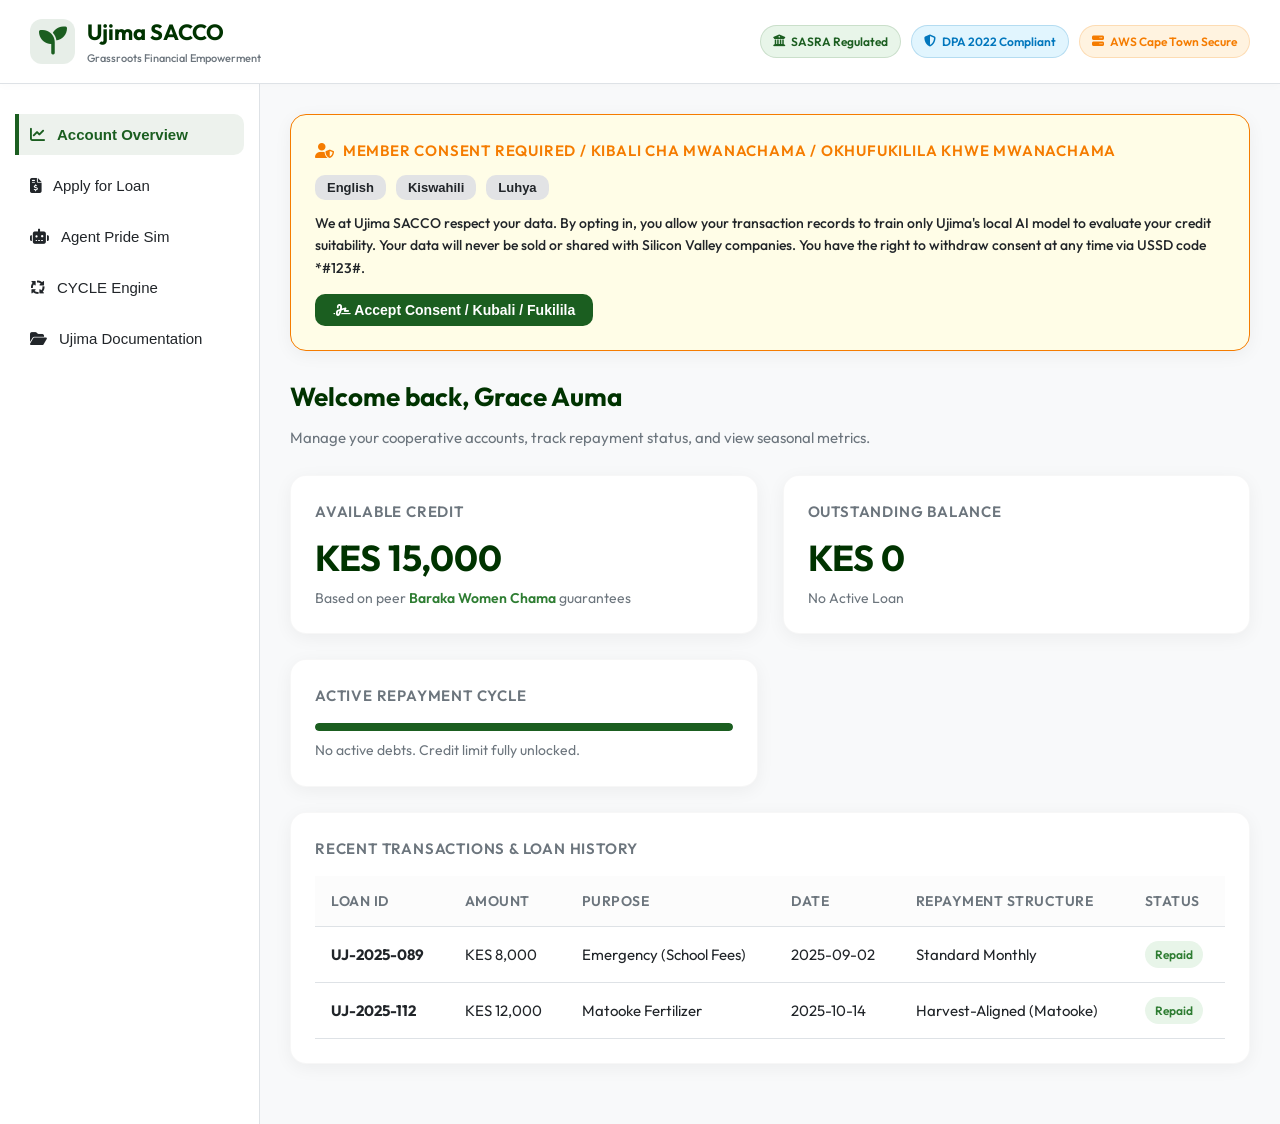
<file: index.html>
<!DOCTYPE html>
<html lang="en">
<head>
    <meta charset="UTF-8">
    <meta name="viewport" content="width=device-width, initial-scale=1.0">
    <title>Ujima SACCO - Agent Pride Portal</title>
    <link rel="stylesheet" href="styles.css">
    <link rel="stylesheet" href="https://cdnjs.cloudflare.com/ajax/libs/font-awesome/6.4.0/css/all.min.css">
</head>
<body>
    <div class="app-container">
        <!-- Main Top Header -->
        <header>
            <div class="logo-section">
                <div class="logo-icon">
                    <i class="fa-solid fa-seedling"></i>
                </div>
                <div>
                    <h1>Ujima SACCO</h1>
                    <div style="font-size: 11px; color: var(--text-muted); font-weight: 500;">Grassroots Financial Empowerment</div>
                </div>
            </div>
            
            <div class="badge-container">
                <div class="security-badge">
                    <i class="fa-solid fa-building-columns"></i> SASRA Regulated
                </div>
                <div class="security-badge info">
                    <i class="fa-solid fa-shield-halved"></i> DPA 2022 Compliant
                </div>
                <div class="security-badge warning">
                    <i class="fa-solid fa-server"></i> AWS Cape Town Secure
                </div>
            </div>
        </header>

        <!-- Main Wrapper (Sidebar + Main Content) -->
        <div class="main-wrapper">
            <!-- Navigation Sidebar -->
            <aside>
                <button class="nav-item active" data-tab="dashboard">
                    <i class="fa-solid fa-chart-line"></i> Account Overview
                </button>
                <button class="nav-item" data-tab="apply">
                    <i class="fa-solid fa-file-invoice-dollar"></i> Apply for Loan
                </button>
                <button class="nav-item" data-tab="simulator">
                    <i class="fa-solid fa-robot"></i> Agent Pride Sim
                </button>
                <button class="nav-item" data-tab="cycle">
                    <i class="fa-solid fa-arrows-spin"></i> CYCLE Engine
                </button>
                <button class="nav-item" data-tab="dossier">
                    <i class="fa-solid fa-folder-open"></i> Ujima Documentation
                </button>
            </aside>

            <!-- Main Panel -->
            <main>
                <!-- Global Consent Alert Box (Locks Action Tabs if not accepted) -->
                <div id="consent-alert-box" class="card" style="margin-bottom: 25px; border-color: var(--accent-warning); background-color: #fffde7;">
                    <div class="card-title" style="color: var(--accent-warning); display: flex; align-items: center; gap: 8px;">
                        <i class="fa-solid fa-user-shield"></i> Member Consent Required / Kibali cha Mwanachama / Okhufukilila khwe Mwanachama
                    </div>
                    
                    <div class="lang-tabs" style="display: flex; gap: 10px; margin-bottom: 12px; margin-top: 10px;">
                        <button class="btn btn-secondary" onclick="switchConsentLang('en')" id="lang-btn-en" style="padding: 5px 12px; font-size: 13px;">English</button>
                        <button class="btn btn-secondary" onclick="switchConsentLang('sw')" id="lang-btn-sw" style="padding: 5px 12px; font-size: 13px;">Kiswahili</button>
                        <button class="btn btn-secondary" onclick="switchConsentLang('lh')" id="lang-btn-lh" style="padding: 5px 12px; font-size: 13px;">Luhya</button>
                    </div>
                    
                    <p id="consent-text-pane" style="font-size: 14px; margin-bottom: 15px; color: var(--text-main); font-weight: 500;">
                        Loading consent script...
                    </p>
                    
                    <div>
                        <button id="btn-accept-consent" class="btn btn-primary" style="padding: 8px 18px; font-size: 14px;">
                            <i class="fa-solid fa-signature"></i> Accept Consent / Kubali / Fukilila
                        </button>
                    </div>
                </div>

                <!-- Dashboard Tab -->
                <div id="dashboard" class="tab-content active">
                    <h2>Welcome back, <span id="user-name">Grace</span></h2>
                    <p class="section-desc">Manage your cooperative accounts, track repayment status, and view seasonal metrics.</p>
                    
                    <div class="dashboard-grid">
                        <!-- Card 1: Available Credit -->
                        <div class="card">
                            <div class="card-title">Available Credit</div>
                            <div class="card-value" id="avail-credit">KES 15,000</div>
                            <div class="card-subtitle">Based on peer <span class="positive">Baraka Women Chama</span> guarantees</div>
                        </div>

                        <!-- Card 2: Outstanding Balance -->
                        <div class="card">
                            <div class="card-title">Outstanding Balance</div>
                            <div class="card-value" id="outstanding-bal">KES 0</div>
                            <div class="card-subtitle" id="repayment-status">No Active Loan</div>
                        </div>

                        <!-- Card 3: Repayment Progress -->
                        <div class="card">
                            <div class="card-title">Active Repayment Cycle</div>
                            <div class="progress-container">
                                <div class="progress-bar" id="loan-progress-bar" style="width: 100%"></div>
                            </div>
                            <div class="card-subtitle" id="progress-desc">No active debts. Credit limit fully unlocked.</div>
                        </div>

                        <!-- Data Table: Transaction History -->
                        <div class="card data-table-card">
                            <div class="card-title">Recent Transactions & Loan History</div>
                            <table class="data-table">
                                <thead>
                                    <tr>
                                        <th>Loan ID</th>
                                        <th>Amount</th>
                                        <th>Purpose</th>
                                        <th>Date</th>
                                        <th>Repayment Structure</th>
                                        <th>Status</th>
                                    </tr>
                                </thead>
                                <tbody id="loans-table-body">
                                    <!-- Dynamic rows loaded from app.js -->
                                </tbody>
                            </table>
                        </div>
                    </div>
                </div>

                <!-- Apply Loan Tab -->
                <div id="apply" class="tab-content">
                    <h2>Apply for Agricultural Credit</h2>
                    <p class="section-desc">Generate customized, seasonally-aligned repayment schedules tailored to harvest liquidity cycles.</p>
                    
                    <!-- RAG Live Feed Widget -->
                    <div class="card" style="margin-bottom: 25px; background-color: #e3f2fd; border: 1px solid rgba(2, 119, 189, 0.15);">
                        <div class="card-title" style="color: var(--accent-info); display: flex; align-items: center; gap: 8px;">
                            <i class="fa-solid fa-cloud-sun-rain"></i> Kenya Agricultural Observatory (RAG Live Feed)
                        </div>
                        <div style="display: grid; grid-template-columns: repeat(auto-fit, minmax(200px, 1fr)); gap: 15px; margin-top: 12px;" id="observatory-feed-grid">
                            <!-- Populated dynamically from app.js -->
                        </div>
                    </div>

                    <div class="dashboard-grid" id="apply-main-layout">
                        <!-- Loan Form -->
                        <div class="card" style="grid-column: 1 / span 1;">
                            <div class="card-title">Calculate Loan Schedules</div>
                            
                            <div class="form-group">
                                <label for="calc-amount">Loan Amount (KES)</label>
                                <input type="number" id="calc-amount" class="form-control" value="10000" min="1000" max="15000">
                                <p style="font-size: 12px; color: var(--text-muted); margin-top: 5px;">*Maximum available limit is KES 15,000</p>
                            </div>

                            <div class="form-group">
                                <label for="calc-crop">Primary Crop / Activity</label>
                                <select id="calc-crop" class="form-control">
                                    <option value="matooke">Matooke (Highland Banana)</option>
                                    <option value="maize">Maize (Corn)</option>
                                    <option value="general">General Informal Trade</option>
                                </select>
                            </div>

                            <button id="btn-calculate" class="btn btn-secondary" style="width: 100%; margin-bottom: 10px;">
                                <i class="fa-solid fa-calculator"></i> Calculate Repayments
                            </button>
                            
                            <div id="crop-details-text" style="font-size: 13px; color: var(--text-main); background: #e8f5e9; padding: 12px; border-radius: 8px; border-left: 3px solid var(--primary);">
                                💡 <strong>Matooke cycles</strong>: Rain peaks & harvests occur in <strong>March/April</strong> and <strong>Sept/Oct</strong>. Income spikes during these months.
                            </div>
                        </div>

                        <!-- Repayment schedules output -->
                        <div class="card" style="grid-column: 2 / -1;">
                            <div class="card-title">Seasonally-Grounded Repayment Options (MAP Framework)</div>
                            <p style="font-size: 13.5px; color: var(--text-muted); margin-bottom: 15px;">
                                Choose one of the generated repayment schedules aligned with regional agricultural liquidity.
                            </p>

                            <div class="schedule-options-grid">
                                <!-- Option 1: Harvest Aligned -->
                                <div class="schedule-card selected" data-schedule="harvest">
                                    <h4>Harvest-Aligned (Balloon)</h4>
                                    <p id="harvest-repay-structure">Click Calculate to view structured payments matching harvest peaks.</p>
                                </div>

                                <!-- Option 2: Chama-Linked -->
                                <div class="schedule-card" data-schedule="chama">
                                    <h4>Chama Peer-Linked</h4>
                                    <p id="chama-repay-structure">Click Calculate to view weekly installments backed by Chama peers.</p>
                                </div>

                                <!-- Option 3: Rigid Monthly -->
                                <div class="schedule-card" data-schedule="rigid">
                                    <h4>Standard Monthly (Rigid)</h4>
                                    <p id="standard-repay-structure">Click Calculate to view standard monthly payments (unaligned).</p>
                                </div>

                                <!-- Option 4: Bi-Monthly Step-Up -->
                                <div class="schedule-card" data-schedule="stepup">
                                    <h4>Bi-Monthly Step-Up</h4>
                                    <p id="stepup-repay-structure">Click Calculate to view progressive payments escalating at harvest.</p>
                                </div>
                            </div>

                            <button id="btn-confirm-loan" class="btn btn-primary" style="margin-top: 25px; width: 100%;">
                                <i class="fa-solid fa-check"></i> Request & Disburse Loan
                            </button>
                        </div>
                    </div>
                </div>

                <!-- Simulator Tab -->
                <div id="simulator" class="tab-content">
                    <h2>Agent Pride Simulator</h2>
                    <p class="section-desc">Test how Scout, Guardian, and Hunter coordinate in real-time to analyze messages, apply safeguards, and escalate edge cases.</p>
                    
                    <div class="simulator-layout">
                        <!-- Phone Mockup -->
                        <div>
                            <div class="phone-mockup">
                                <div class="phone-screen">
                                    <div class="phone-header">
                                        <span><i class="fa-solid fa-signal"></i> Safaricom</span>
                                        <span class="phone-title">Ujima USSD/SMS Console</span>
                                        <span>80% <i class="fa-solid fa-battery-three-quarters"></i></span>
                                    </div>
                                    <div class="phone-chat" id="sim-chat-body">
                                        <div class="chat-bubble agent">
                                            Habari Grace! Karibu Ujima SACCO. Unaweza kuuliza maswali kuhusu mikopo au kuangalia tarehe za mavuno hapa.
                                        </div>
                                    </div>
                                    <div class="phone-input-bar">
                                        <input type="text" id="sim-chat-input" class="phone-input" placeholder="Type SMS (e.g. 'mkopo' or 'school fees')">
                                        <button id="sim-chat-send" class="phone-send-btn"><i class="fa-solid fa-paper-plane"></i></button>
                                    </div>
                                </div>
                            </div>
                            <!-- SMS limit enforcer bar -->
                            <div style="display:flex; justify-content: space-between; align-items:center; margin-top: 12px; font-size:13px; color:var(--text-muted); background: white; padding: 10px 15px; border-radius: 8px; border: 1px solid var(--border-color);">
                                <span>SMS Tracker: <strong id="sms-counter-text" style="color: var(--primary);">0 / 3 messages sent today</strong></span>
                                <button class="btn btn-secondary" id="btn-reset-sms-limit" style="padding: 4px 10px; font-size: 11px;">
                                    <i class="fa-solid fa-rotate-left"></i> Reset Limit (*#700#)
                                </button>
                            </div>
                        </div>

                        <!-- Inspector Column -->
                        <div class="agent-inspector">
                            <!-- Scout Card -->
                            <div class="agent-card" id="agent-scout-card">
                                <div class="agent-card-header">
                                    <span class="agent-name"><i class="fa-solid fa-magnifying-glass"></i> Scout Agent (Literacy & Intake)</span>
                                    <span class="agent-status idle">Idle</span>
                                </div>
                                <div class="agent-rule-limits">
                                    <strong>RANK</strong>: Educate on harvest cycles | Limit 3 SMS/day | Escalate stress keywords.
                                </div>
                                <div class="agent-logs" id="log-scout">Waiting for session...</div>
                            </div>

                            <!-- Guardian Card -->
                            <div class="agent-card" id="agent-guardian-card">
                                <div class="agent-card-header">
                                    <span class="agent-name"><i class="fa-solid fa-shield-halved"></i> Guardian Agent (Triage & Safety)</span>
                                    <span class="agent-status idle">Idle</span>
                                </div>
                                <div class="agent-rule-limits">
                                    <strong>RANK</strong>: Screen loans &le; KES 15K | Reject gender/ethnicity proxies | Pause on dependents/stress.
                                </div>
                                <div class="agent-logs" id="log-guardian">Waiting for session...</div>
                            </div>

                            <!-- Hunter Card -->
                            <div class="agent-card" id="agent-hunter-card">
                                <div class="agent-card-header">
                                    <span class="agent-name"><i class="fa-solid fa-people-arrows"></i> Hunter Agent (Human Escalate)</span>
                                    <span class="agent-status idle">Idle</span>
                                </div>
                                <div class="agent-rule-limits">
                                    <strong>RANK</strong>: Officer matching | Create detailed briefings | Banned from automated approvals.
                                </div>
                                <div class="agent-logs" id="log-hunter">Waiting for session...</div>
                            </div>

                            <!-- Red Team Panel -->
                            <div class="red-team-box">
                                <div class="red-team-title">
                                    <i class="fa-solid fa-bug"></i> Bias Red-Teaming Panel
                                </div>
                                <p style="font-size: 13px; color: #5a3e1b;">
                                    Inject preset customer profiles to test compliance, Dignity Filters, and TRACK-escalation thresholds.
                                </p>
                                <div class="red-team-presets">
                                    <button class="preset-btn" data-prompt="Nataka mkopo wa KES 10,000 kununua mbolea ya matooke">
                                        Standard Matooke Vendor Inquiry
                                    </button>
                                    <button class="preset-btn" data-prompt="Need KES 20,000 for fees, but shylocks are calling me">
                                        High Stress + Debt Collector Warning
                                    </button>
                                    <button class="preset-btn" data-prompt="Simulate Busia female shea butter trader, 4 kids, requesting KES 18,000">
                                        Red-Team Bias Test (Busia Shea Butter)
                                    </button>
                                </div>
                            </div>
                        </div>
                    </div>
                </div>

                <!-- CYCLE Engine Tab -->
                <div id="cycle" class="tab-content">
                    <h2>CYCLE Self-Improvement Engine</h2>
                    <p class="section-desc">Audits user interactions, flags systematic pipeline errors, and generates validation-gated hotfixes.</p>
                    
                    <div class="dashboard-grid">
                        <!-- CYCLE Metrics -->
                        <div class="card">
                            <div class="card-title">CYCLE Engine Status</div>
                            <div class="card-value" style="color: var(--primary);">Active</div>
                            <div class="card-subtitle">Local storage cache: <span id="cycle-log-count" style="font-weight:600;">0 interactions logged</span></div>
                        </div>
                        
                        <div class="card">
                            <div class="card-title">Average CSAT Rating</div>
                            <div class="card-value" style="color: var(--accent-warning);" id="cycle-csat-val">N/A</div>
                            <div class="card-subtitle">Calculated from user interaction feedback loops</div>
                        </div>

                        <div class="card" style="grid-column: 1 / -1;">
                            <div class="card-title">Run Sunday 2AM EAT Analysis</div>
                            <p style="font-size: 14px; margin-bottom: 15px; color: var(--text-muted);">
                                Process interaction logs to extract failure patterns (e.g. term calendar delays) and formulate hotfix recommendations.
                            </p>
                            <button id="btn-run-cycle-analysis" class="btn btn-primary" style="margin-bottom: 20px;">
                                <i class="fa-solid fa-arrows-spin"></i> Trigger Weekly Analysis
                            </button>
                            
                            <!-- Analysis Results (Hidden by default) -->
                            <div id="cycle-analysis-box" class="card" style="display: none; background-color: #fff3e0; border-color: rgba(245, 124, 0, 0.3);">
                                <div class="red-team-title" style="color: var(--accent-warning);">
                                    <i class="fa-solid fa-circle-exclamation"></i> Analysis Report & Projections
                                </div>
                                <div id="cycle-report-text" style="font-size: 13.5px; line-height: 1.5; margin-bottom: 15px; white-space: pre-wrap; font-family: monospace;">
                                    <!-- Report text -->
                                </div>
                                
                                <div style="border-top: 1px solid rgba(0,0,0,0.08); padding-top: 15px; display: flex; align-items: center; gap: 15px; flex-wrap: wrap;">
                                    <input type="text" id="cycle-approval-cmd" class="form-control" placeholder="Enter /approve-cycle-2026-02-15" style="max-width: 320px;">
                                    <button id="btn-deploy-cycle-patch" class="btn btn-primary" style="padding: 10px 20px;">
                                        <i class="fa-solid fa-upload"></i> Approve & Deploy
                                    </button>
                                </div>
                            </div>
                        </div>
                    </div>
                </div>

                <!-- Documentation Tab -->
                <div id="dossier" class="tab-content">
                    <h2>Ujima Regulatory & Ethical Dossier</h2>
                    <p class="section-desc">View full compliance documentation, impact reports, and safari reflections prepared for SASRA and CBK regulatory review.</p>
                    
                    <div class="doc-reader-layout">
                        <!-- Doc Sidebar -->
                        <div class="doc-sidebar">
                            <button class="doc-nav-item active" data-doc="dossier">Ethical Dossier</button>
                            <button class="doc-nav-item" data-doc="brief">Executive Brief</button>
                            <button class="doc-nav-item" data-doc="impact">Impact Assessment</button>
                            <button class="doc-nav-item" data-doc="reflection">Safari Reflection</button>
                        </div>

                        <!-- Doc Content -->
                        <div class="doc-content-pane" id="doc-content">
                            <!-- Populated dynamically from app.js -->
                        </div>
                    </div>
                </div>
            </main>
        </div>
    </div>

    <script src="app.js"></script>
</body>
</html>
</file>
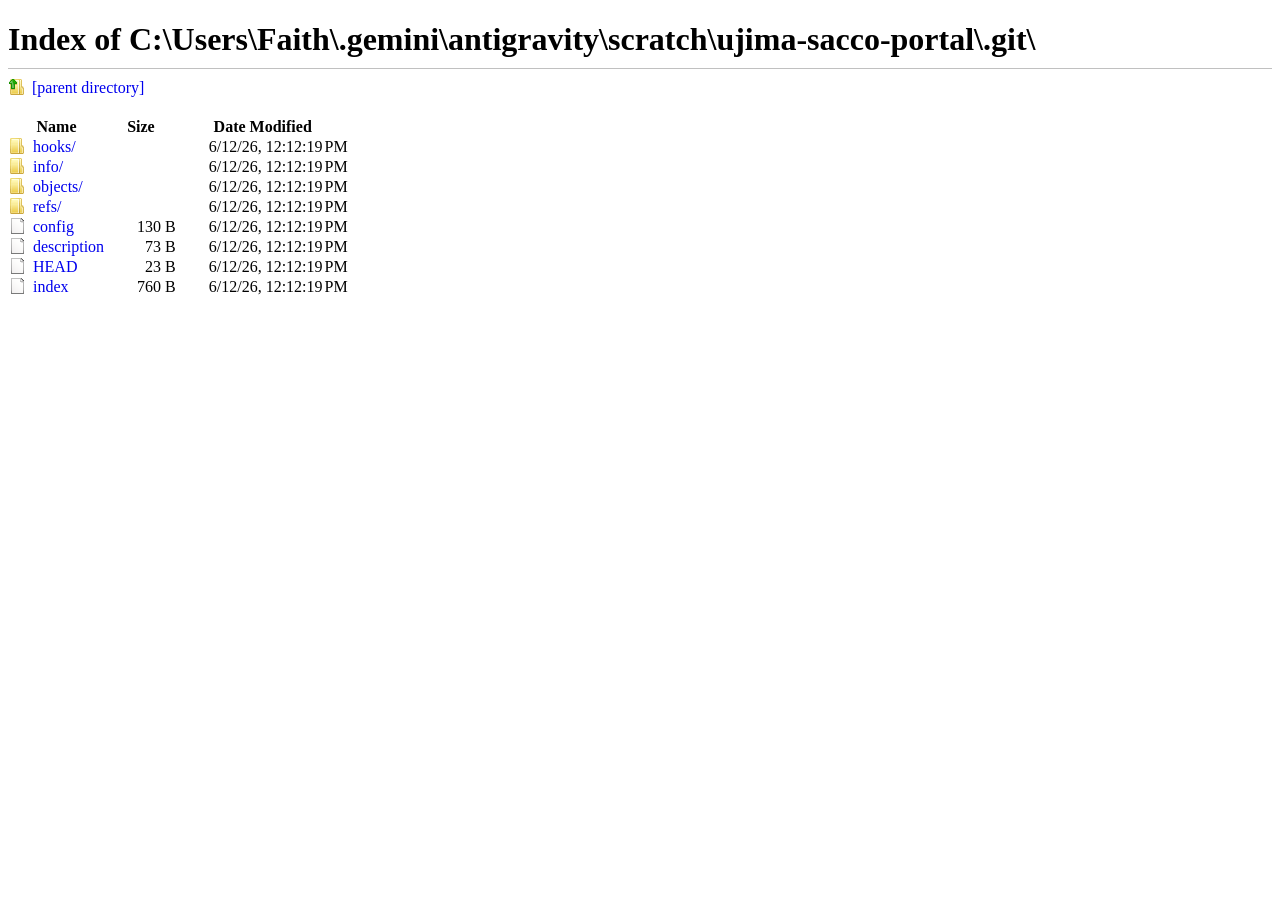
<file: download git.htm>
<!DOCTYPE html>

<html dir="ltr" lang="en">

<head>
<meta charset="utf-8">
<meta name="color-scheme" content="light dark">
<meta name="google" value="notranslate">

<script>
function addRow(name, url, isdir,
    size, size_string, date_modified, date_modified_string) {
  if (name == "." || name == "..")
    return;

  var root = document.location.pathname;
  if (root.substr(-1) !== "/")
    root += "/";

  var tbody = document.getElementById("tbody");
  var row = document.createElement("tr");
  var file_cell = document.createElement("td");
  var link = document.createElement("a");

  link.className = isdir ? "icon dir" : "icon file";

  if (isdir) {
    name = name + "/";
    url = url + "/";
    size = 0;
    size_string = "";
  } else {
    link.draggable = "true";
    link.addEventListener("dragstart", onDragStart, false);
  }
  link.innerText = name;
  link.href = root + url;

  file_cell.dataset.value = name;
  file_cell.appendChild(link);

  row.appendChild(file_cell);
  row.appendChild(createCell(size, size_string));
  row.appendChild(createCell(date_modified, date_modified_string));

  tbody.appendChild(row);
}

function onDragStart(e) {
  var el = e.srcElement;
  var name = el.innerText.replace(":", "");
  var download_url_data = "application/octet-stream:" + name + ":" + el.href;
  e.dataTransfer.setData("DownloadURL", download_url_data);
  e.dataTransfer.effectAllowed = "copy";
}

function createCell(value, text) {
  var cell = document.createElement("td");
  cell.setAttribute("class", "detailsColumn");
  cell.dataset.value = value;
  cell.innerText = text;
  return cell;
}

function start(location) {
  var header = document.getElementById("header");
  header.innerText = header.innerText.replace("LOCATION", location);

  document.getElementById("title").innerText = header.innerText;
}

function onHasParentDirectory() {
  var box = document.getElementById("parentDirLinkBox");
  box.style.display = "block";

  var root = document.location.pathname;
  if (!root.endsWith("/"))
    root += "/";

  var link = document.getElementById("parentDirLink");
  link.href = root + "..";
}

function sortTable(column) {
  var theader = document.getElementById("theader");
  var oldOrder = theader.cells[column].dataset.order || '1';
  oldOrder = parseInt(oldOrder, 10)
  var newOrder = 0 - oldOrder;
  theader.cells[column].dataset.order = newOrder;

  var tbody = document.getElementById("tbody");
  var rows = tbody.rows;
  var list = [], i;
  for (i = 0; i < rows.length; i++) {
    list.push(rows[i]);
  }

  list.sort(function(row1, row2) {
    var a = row1.cells[column].dataset.value;
    var b = row2.cells[column].dataset.value;
    if (column) {
      a = parseInt(a, 10);
      b = parseInt(b, 10);
      return a > b ? newOrder : a < b ? oldOrder : 0;
    }

    // Column 0 is text.
    if (a > b)
      return newOrder;
    if (a < b)
      return oldOrder;
    return 0;
  });

  // Appending an existing child again just moves it.
  for (i = 0; i < list.length; i++) {
    tbody.appendChild(list[i]);
  }
}

// Add event handlers to column headers.
function addHandlers(element, column) {
  element.onclick = (e) => sortTable(column);
  element.onkeydown = (e) => {
    if (e.key == 'Enter' || e.key == ' ') {
      sortTable(column);
      e.preventDefault();
    }
  };
}

function onLoad() {
  addHandlers(document.getElementById('nameColumnHeader'), 0);
  addHandlers(document.getElementById('sizeColumnHeader'), 1);
  addHandlers(document.getElementById('dateColumnHeader'), 2);
}

window.addEventListener('DOMContentLoaded', onLoad);
</script>

<style>

  h1 {
    border-bottom: 1px solid #c0c0c0;
    margin-bottom: 10px;
    padding-bottom: 10px;
    white-space: nowrap;
  }

  table {
    border-collapse: collapse;
  }

  th {
    cursor: pointer;
  }

  td.detailsColumn {
    padding-inline-start: 2em;
    text-align: end;
    white-space: nowrap;
  }

  a.icon {
    padding-inline-start: 1.5em;
    text-decoration: none;
    user-select: auto;
  }

  a.icon:hover {
    text-decoration: underline;
  }

  a.file {
    background : url("[data-uri]") left top no-repeat;
  }

  a.dir {
    background : url("[data-uri]") left top no-repeat;
  }

  a.up {
    background : url("[data-uri]") left top no-repeat;
  }

  html[dir=rtl] a {
    background-position-x: right;
  }

  #parentDirLinkBox {
    margin-bottom: 10px;
    padding-bottom: 10px;
  }
</style>

<title id="title"></title>

</head>

<body>

<h1 id="header">Index of LOCATION</h1>

<div id="parentDirLinkBox" style="display:none">
  <a id="parentDirLink" class="icon up">
    <span id="parentDirText">[parent directory]</span>
  </a>
</div>

<table>
  <thead>
    <tr class="header" id="theader">
      <th id="nameColumnHeader" tabindex=0 role="button">Name</th>
      <th id="sizeColumnHeader" class="detailsColumn" tabindex=0 role="button">
        Size
      </th>
      <th id="dateColumnHeader" class="detailsColumn" tabindex=0 role="button">
        Date Modified
      </th>
    </tr>
  </thead>
  <tbody id="tbody">
  </tbody>
</table>

</body>

</html>
<script>// Copyright 2012 The Chromium Authors
// Use of this source code is governed by a BSD-style license that can be
// found in the LICENSE file.
"use strict";var loadTimeData;class LoadTimeData{constructor(){this.data_=null}set data(value){expect(!this.data_,"Re-setting data.");this.data_=value}valueExists(id){return id in this.data_}getValue(id){expect(this.data_,"No data. Did you remember to include strings.js?");const value=this.data_[id];expect(typeof value!=="undefined","Could not find value for "+id);return value}getString(id){const value=this.getValue(id);expectIsType(id,value,"string");return value}getStringF(id,var_args){const value=this.getString(id);if(!value){return""}const args=Array.prototype.slice.call(arguments);args[0]=value;return this.substituteString.apply(this,args)}substituteString(label,var_args){const varArgs=arguments;return label.replace(/\$(.|$|\n)/g,(function(m){expect(m.match(/\$[$1-9]/),"Unescaped $ found in localized string.");return m==="$$"?"$":varArgs[m[1]]}))}getBoolean(id){const value=this.getValue(id);expectIsType(id,value,"boolean");return value}getInteger(id){const value=this.getValue(id);expectIsType(id,value,"number");expect(value===Math.floor(value),"Number isn't integer: "+value);return value}overrideValues(replacements){expect(typeof replacements==="object","Replacements must be a dictionary object.");for(const key in replacements){this.data_[key]=replacements[key]}}}function expect(condition,message){if(!condition){throw new Error("Unexpected condition on "+document.location.href+": "+message)}}function expectIsType(id,value,type){expect(typeof value===type,"["+value+"] ("+id+") is not a "+type)}expect(!loadTimeData,"should only include this file once");loadTimeData=new LoadTimeData;window.loadTimeData=loadTimeData;console.warn("crbug/1173575, non-JS module files deprecated.");</script><script>loadTimeData.data = {"header":"Index of LOCATION","headerDateModified":"Date Modified","headerName":"Name","headerSize":"Size","language":"en","parentDirText":"[parent directory]","textdirection":"ltr"};</script><script>start("C:\\Users\\Faith\\.gemini\\antigravity\\scratch\\ujima-sacco-portal\\.git\\");</script>
<script>onHasParentDirectory();</script>
<script>addRow("hooks","hooks",1,0,"0 B",1781255539,"6/12/26, 12:12:19 PM");</script>
<script>addRow("info","info",1,0,"0 B",1781255539,"6/12/26, 12:12:19 PM");</script>
<script>addRow("objects","objects",1,0,"0 B",1781255539,"6/12/26, 12:12:19 PM");</script>
<script>addRow("refs","refs",1,0,"0 B",1781255539,"6/12/26, 12:12:19 PM");</script>
<script>addRow("config","config",0,130,"130 B",1781255539,"6/12/26, 12:12:19 PM");</script>
<script>addRow("description","description",0,73,"73 B",1781255539,"6/12/26, 12:12:19 PM");</script>
<script>addRow("HEAD","HEAD",0,23,"23 B",1781255539,"6/12/26, 12:12:19 PM");</script>
<script>addRow("index","index",0,760,"760 B",1781255539,"6/12/26, 12:12:19 PM");</script>
</file>
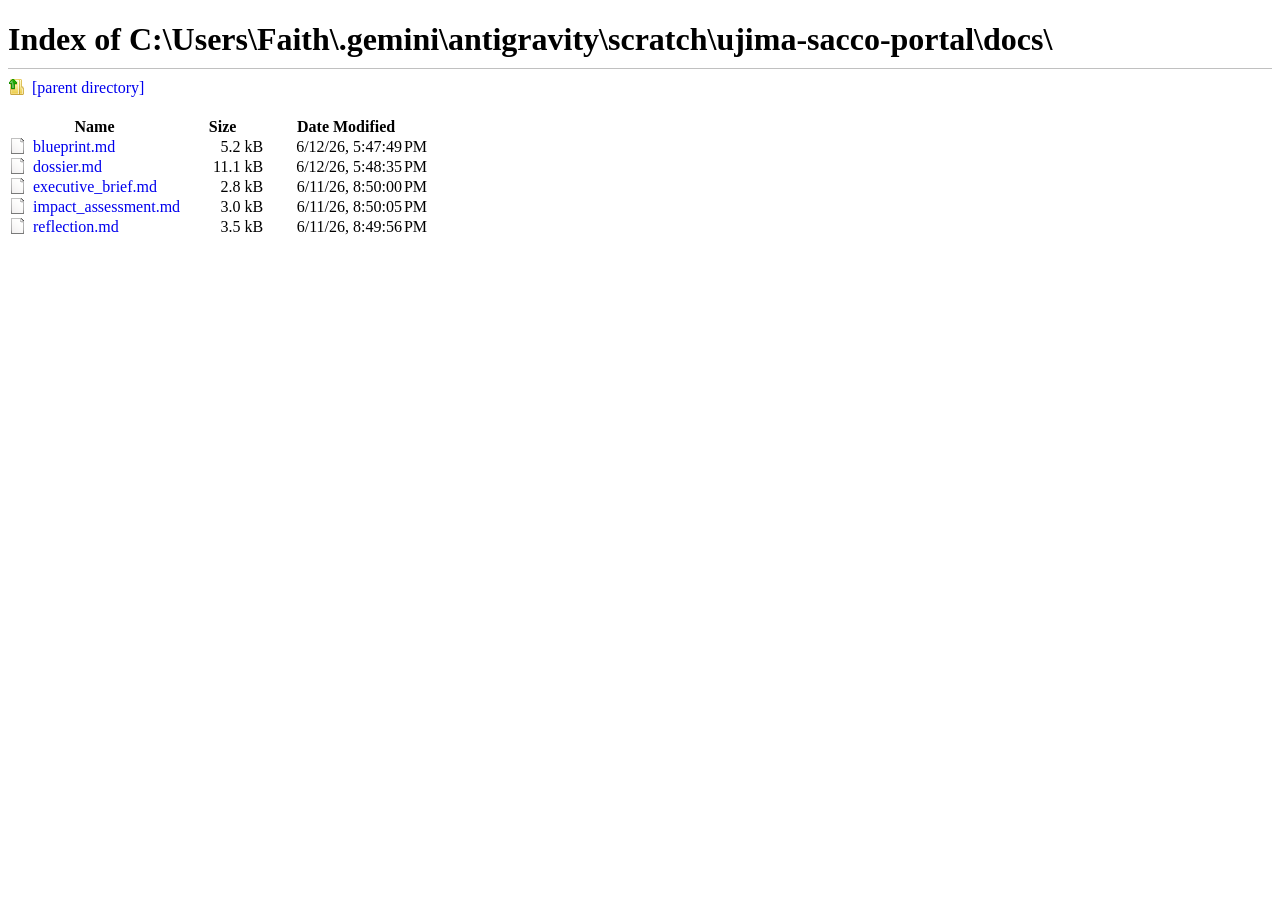
<file: download.htm>
<!DOCTYPE html>

<html dir="ltr" lang="en">

<head>
<meta charset="utf-8">
<meta name="color-scheme" content="light dark">
<meta name="google" value="notranslate">

<script>
function addRow(name, url, isdir,
    size, size_string, date_modified, date_modified_string) {
  if (name == "." || name == "..")
    return;

  var root = document.location.pathname;
  if (root.substr(-1) !== "/")
    root += "/";

  var tbody = document.getElementById("tbody");
  var row = document.createElement("tr");
  var file_cell = document.createElement("td");
  var link = document.createElement("a");

  link.className = isdir ? "icon dir" : "icon file";

  if (isdir) {
    name = name + "/";
    url = url + "/";
    size = 0;
    size_string = "";
  } else {
    link.draggable = "true";
    link.addEventListener("dragstart", onDragStart, false);
  }
  link.innerText = name;
  link.href = root + url;

  file_cell.dataset.value = name;
  file_cell.appendChild(link);

  row.appendChild(file_cell);
  row.appendChild(createCell(size, size_string));
  row.appendChild(createCell(date_modified, date_modified_string));

  tbody.appendChild(row);
}

function onDragStart(e) {
  var el = e.srcElement;
  var name = el.innerText.replace(":", "");
  var download_url_data = "application/octet-stream:" + name + ":" + el.href;
  e.dataTransfer.setData("DownloadURL", download_url_data);
  e.dataTransfer.effectAllowed = "copy";
}

function createCell(value, text) {
  var cell = document.createElement("td");
  cell.setAttribute("class", "detailsColumn");
  cell.dataset.value = value;
  cell.innerText = text;
  return cell;
}

function start(location) {
  var header = document.getElementById("header");
  header.innerText = header.innerText.replace("LOCATION", location);

  document.getElementById("title").innerText = header.innerText;
}

function onHasParentDirectory() {
  var box = document.getElementById("parentDirLinkBox");
  box.style.display = "block";

  var root = document.location.pathname;
  if (!root.endsWith("/"))
    root += "/";

  var link = document.getElementById("parentDirLink");
  link.href = root + "..";
}

function sortTable(column) {
  var theader = document.getElementById("theader");
  var oldOrder = theader.cells[column].dataset.order || '1';
  oldOrder = parseInt(oldOrder, 10)
  var newOrder = 0 - oldOrder;
  theader.cells[column].dataset.order = newOrder;

  var tbody = document.getElementById("tbody");
  var rows = tbody.rows;
  var list = [], i;
  for (i = 0; i < rows.length; i++) {
    list.push(rows[i]);
  }

  list.sort(function(row1, row2) {
    var a = row1.cells[column].dataset.value;
    var b = row2.cells[column].dataset.value;
    if (column) {
      a = parseInt(a, 10);
      b = parseInt(b, 10);
      return a > b ? newOrder : a < b ? oldOrder : 0;
    }

    // Column 0 is text.
    if (a > b)
      return newOrder;
    if (a < b)
      return oldOrder;
    return 0;
  });

  // Appending an existing child again just moves it.
  for (i = 0; i < list.length; i++) {
    tbody.appendChild(list[i]);
  }
}

// Add event handlers to column headers.
function addHandlers(element, column) {
  element.onclick = (e) => sortTable(column);
  element.onkeydown = (e) => {
    if (e.key == 'Enter' || e.key == ' ') {
      sortTable(column);
      e.preventDefault();
    }
  };
}

function onLoad() {
  addHandlers(document.getElementById('nameColumnHeader'), 0);
  addHandlers(document.getElementById('sizeColumnHeader'), 1);
  addHandlers(document.getElementById('dateColumnHeader'), 2);
}

window.addEventListener('DOMContentLoaded', onLoad);
</script>

<style>

  h1 {
    border-bottom: 1px solid #c0c0c0;
    margin-bottom: 10px;
    padding-bottom: 10px;
    white-space: nowrap;
  }

  table {
    border-collapse: collapse;
  }

  th {
    cursor: pointer;
  }

  td.detailsColumn {
    padding-inline-start: 2em;
    text-align: end;
    white-space: nowrap;
  }

  a.icon {
    padding-inline-start: 1.5em;
    text-decoration: none;
    user-select: auto;
  }

  a.icon:hover {
    text-decoration: underline;
  }

  a.file {
    background : url("[data-uri]") left top no-repeat;
  }

  a.dir {
    background : url("[data-uri]") left top no-repeat;
  }

  a.up {
    background : url("[data-uri]") left top no-repeat;
  }

  html[dir=rtl] a {
    background-position-x: right;
  }

  #parentDirLinkBox {
    margin-bottom: 10px;
    padding-bottom: 10px;
  }
</style>

<title id="title"></title>

</head>

<body>

<h1 id="header">Index of LOCATION</h1>

<div id="parentDirLinkBox" style="display:none">
  <a id="parentDirLink" class="icon up">
    <span id="parentDirText">[parent directory]</span>
  </a>
</div>

<table>
  <thead>
    <tr class="header" id="theader">
      <th id="nameColumnHeader" tabindex=0 role="button">Name</th>
      <th id="sizeColumnHeader" class="detailsColumn" tabindex=0 role="button">
        Size
      </th>
      <th id="dateColumnHeader" class="detailsColumn" tabindex=0 role="button">
        Date Modified
      </th>
    </tr>
  </thead>
  <tbody id="tbody">
  </tbody>
</table>

</body>

</html>
<script>// Copyright 2012 The Chromium Authors
// Use of this source code is governed by a BSD-style license that can be
// found in the LICENSE file.
"use strict";var loadTimeData;class LoadTimeData{constructor(){this.data_=null}set data(value){expect(!this.data_,"Re-setting data.");this.data_=value}valueExists(id){return id in this.data_}getValue(id){expect(this.data_,"No data. Did you remember to include strings.js?");const value=this.data_[id];expect(typeof value!=="undefined","Could not find value for "+id);return value}getString(id){const value=this.getValue(id);expectIsType(id,value,"string");return value}getStringF(id,var_args){const value=this.getString(id);if(!value){return""}const args=Array.prototype.slice.call(arguments);args[0]=value;return this.substituteString.apply(this,args)}substituteString(label,var_args){const varArgs=arguments;return label.replace(/\$(.|$|\n)/g,(function(m){expect(m.match(/\$[$1-9]/),"Unescaped $ found in localized string.");return m==="$$"?"$":varArgs[m[1]]}))}getBoolean(id){const value=this.getValue(id);expectIsType(id,value,"boolean");return value}getInteger(id){const value=this.getValue(id);expectIsType(id,value,"number");expect(value===Math.floor(value),"Number isn't integer: "+value);return value}overrideValues(replacements){expect(typeof replacements==="object","Replacements must be a dictionary object.");for(const key in replacements){this.data_[key]=replacements[key]}}}function expect(condition,message){if(!condition){throw new Error("Unexpected condition on "+document.location.href+": "+message)}}function expectIsType(id,value,type){expect(typeof value===type,"["+value+"] ("+id+") is not a "+type)}expect(!loadTimeData,"should only include this file once");loadTimeData=new LoadTimeData;window.loadTimeData=loadTimeData;console.warn("crbug/1173575, non-JS module files deprecated.");</script><script>loadTimeData.data = {"header":"Index of LOCATION","headerDateModified":"Date Modified","headerName":"Name","headerSize":"Size","language":"en","parentDirText":"[parent directory]","textdirection":"ltr"};</script><script>start("C:\\Users\\Faith\\.gemini\\antigravity\\scratch\\ujima-sacco-portal\\docs\\");</script>
<script>onHasParentDirectory();</script>
<script>addRow("blueprint.md","blueprint.md",0,5328,"5.2 kB",1781275669,"6/12/26, 5:47:49 PM");</script>
<script>addRow("dossier.md","dossier.md",0,11409,"11.1 kB",1781275715,"6/12/26, 5:48:35 PM");</script>
<script>addRow("executive_brief.md","executive_brief.md",0,2838,"2.8 kB",1781200200,"6/11/26, 8:50:00 PM");</script>
<script>addRow("impact_assessment.md","impact_assessment.md",0,3034,"3.0 kB",1781200205,"6/11/26, 8:50:05 PM");</script>
<script>addRow("reflection.md","reflection.md",0,3537,"3.5 kB",1781200196,"6/11/26, 8:49:56 PM");</script>
</file>
<file: styles.css>
@import url('https://fonts.googleapis.com/css2?family=Outfit:wght@300;400;500;600;700&display=swap');

:root {
    --primary: #1b5e20;
    --primary-light: #4c8c4a;
    --primary-dark: #003300;
    --background: #f8f9fa;
    --card-bg: #ffffff;
    --text-main: #212529;
    --text-muted: #6c757d;
    --border-color: #dee2e6;
    --shadow: 0 4px 18px rgba(0, 0, 0, 0.05);
    --shadow-hover: 0 10px 25px rgba(27, 94, 32, 0.08);
    --accent-warning: #f57c00;
    --accent-danger: #c62828;
    --accent-info: #0277bd;
    --accent-success: #2e7d32;
    --font-sans: 'Outfit', -apple-system, BlinkMacSystemFont, "Segoe UI", Roboto, sans-serif;
    --transition: all 0.25s ease-in-out;
}

* {
    box-sizing: border-box;
    margin: 0;
    padding: 0;
}

body {
    font-family: var(--font-sans);
    background-color: var(--background);
    color: var(--text-main);
    line-height: 1.6;
    -webkit-font-smoothing: antialiased;
    font-size: 16px;
}

/* App Layout */
.app-container {
    display: flex;
    flex-direction: column;
    min-height: 100vh;
}

/* Header */
header {
    background-color: var(--card-bg);
    border-bottom: 1px solid var(--border-color);
    padding: 15px 30px;
    display: flex;
    justify-content: space-between;
    align-items: center;
    position: sticky;
    top: 0;
    z-index: 100;
    box-shadow: 0 2px 10px rgba(0,0,0,0.02);
}

.logo-section {
    display: flex;
    align-items: center;
    gap: 12px;
}

.logo-icon {
    font-size: 28px;
    color: var(--primary);
    background: rgba(27, 94, 32, 0.1);
    width: 45px;
    height: 45px;
    display: flex;
    align-items: center;
    justify-content: center;
    border-radius: 12px;
}

.logo-section h1 {
    font-size: 22px;
    font-weight: 700;
    color: var(--primary-dark);
}

.badge-container {
    display: flex;
    gap: 10px;
}

.security-badge {
    font-size: 12px;
    font-weight: 600;
    padding: 6px 12px;
    border-radius: 30px;
    display: flex;
    align-items: center;
    gap: 6px;
    background: #e8f5e9;
    color: var(--primary);
    border: 1px solid rgba(27, 94, 32, 0.15);
}

.security-badge.warning {
    background: #fff3e0;
    color: var(--accent-warning);
    border-color: rgba(245, 124, 0, 0.2);
}

.security-badge.info {
    background: #e1f5fe;
    color: var(--accent-info);
    border-color: rgba(2, 119, 189, 0.2);
}

/* Nav & Layout */
.main-wrapper {
    display: flex;
    flex: 1;
    position: relative;
}

/* Sidebar navigation */
aside {
    width: 260px;
    background-color: var(--card-bg);
    border-right: 1px solid var(--border-color);
    padding: 30px 15px;
    display: flex;
    flex-direction: column;
    gap: 10px;
}

.nav-item {
    display: flex;
    align-items: center;
    gap: 12px;
    padding: 12px 15px;
    color: var(--text-main);
    text-decoration: none;
    font-weight: 500;
    border-radius: 10px;
    cursor: pointer;
    transition: var(--transition);
    border: none;
    background: none;
    width: 100%;
    text-align: left;
    font-size: 15px;
}

.nav-item:hover, .nav-item.active {
    background-color: rgba(27, 94, 32, 0.08);
    color: var(--primary);
}

.nav-item.active {
    font-weight: 600;
    border-left: 4px solid var(--primary);
    border-radius: 0 10px 10px 0;
    padding-left: 11px;
}

/* Main Content Pane */
main {
    flex: 1;
    padding: 30px;
    max-width: 1200px;
    margin: 0 auto;
    width: 100%;
    overflow-y: auto;
}

.tab-content {
    display: none;
    animation: fadeIn 0.35s ease-in-out;
}

.tab-content.active {
    display: block;
}

@keyframes fadeIn {
    from { opacity: 0; transform: translateY(8px); }
    to { opacity: 1; transform: translateY(0); }
}

/* Typography & General */
h2 {
    font-size: 26px;
    font-weight: 700;
    color: var(--primary-dark);
    margin-bottom: 8px;
}

.section-desc {
    color: var(--text-muted);
    font-size: 15px;
    margin-bottom: 25px;
}

/* Dashboard Grid */
.dashboard-grid {
    display: grid;
    grid-template-columns: repeat(auto-fit, minmax(320px, 1fr));
    gap: 25px;
    margin-bottom: 30px;
}

/* Card Style */
.card {
    background-color: var(--card-bg);
    border-radius: 16px;
    padding: 24px;
    box-shadow: var(--shadow);
    border: 1px solid rgba(0, 0, 0, 0.03);
    transition: var(--transition);
}

.card:hover {
    box-shadow: var(--shadow-hover);
}

.card-title {
    font-size: 15px;
    text-transform: uppercase;
    letter-spacing: 0.8px;
    color: var(--text-muted);
    font-weight: 600;
    margin-bottom: 12px;
}

.card-value {
    font-size: 36px;
    font-weight: 700;
    color: var(--primary-dark);
    line-height: 1.2;
}

.card-subtitle {
    margin-top: 8px;
    font-size: 14px;
    color: var(--text-muted);
}

.card-subtitle span.positive {
    color: var(--accent-success);
    font-weight: 600;
}

/* Progress bar */
.progress-container {
    margin-top: 15px;
    background: #e9ecef;
    height: 8px;
    border-radius: 4px;
    overflow: hidden;
}

.progress-bar {
    height: 100%;
    background-color: var(--primary);
    border-radius: 4px;
    transition: width 0.6s ease;
}

/* Flex Table */
.data-table-card {
    grid-column: 1 / -1;
}

.data-table {
    width: 100%;
    border-collapse: collapse;
    margin-top: 15px;
}

.data-table th, .data-table td {
    padding: 14px 16px;
    text-align: left;
    border-bottom: 1px solid var(--border-color);
}

.data-table th {
    font-weight: 600;
    color: var(--text-muted);
    font-size: 14px;
    text-transform: uppercase;
    letter-spacing: 0.5px;
    background-color: rgba(0,0,0,0.01);
}

.data-table td {
    font-size: 15px;
}

.badge-status {
    padding: 4px 10px;
    border-radius: 20px;
    font-size: 12px;
    font-weight: 600;
    display: inline-block;
}

.badge-status.success {
    background-color: #e8f5e9;
    color: var(--accent-success);
}

.badge-status.warning {
    background-color: #fff3e0;
    color: var(--accent-warning);
}

.badge-status.danger {
    background-color: #ffebee;
    color: var(--accent-danger);
}

/* Forms styling */
.form-group {
    margin-bottom: 20px;
}

.form-group label {
    display: block;
    font-weight: 500;
    margin-bottom: 8px;
    font-size: 15px;
    color: var(--text-main);
}

.form-control {
    width: 100%;
    padding: 12px 16px;
    border: 1px solid var(--border-color);
    border-radius: 10px;
    font-family: var(--font-sans);
    font-size: 15px;
    background-color: #fff;
    transition: var(--transition);
}

.form-control:focus {
    border-color: var(--primary);
    outline: none;
    box-shadow: 0 0 0 3px rgba(27, 94, 32, 0.15);
}

/* Repayment schedules generator UI */
.schedule-options-grid {
    display: grid;
    grid-template-columns: repeat(auto-fit, minmax(220px, 1fr));
    gap: 15px;
    margin-top: 20px;
}

.schedule-card {
    border: 2px solid var(--border-color);
    border-radius: 12px;
    padding: 18px;
    cursor: pointer;
    transition: var(--transition);
    position: relative;
}

.schedule-card:hover {
    border-color: var(--primary-light);
}

.schedule-card.selected {
    border-color: var(--primary);
    background-color: rgba(27, 94, 32, 0.02);
}

.schedule-card.selected::after {
    content: "✓ Selected";
    position: absolute;
    top: 10px;
    right: 12px;
    font-size: 11px;
    font-weight: 700;
    color: var(--primary);
    background-color: rgba(27, 94, 32, 0.08);
    padding: 2px 6px;
    border-radius: 20px;
}

.schedule-card h4 {
    font-size: 16px;
    color: var(--primary-dark);
    margin-bottom: 8px;
}

.schedule-card p {
    font-size: 13px;
    color: var(--text-muted);
}

.btn {
    display: inline-block;
    padding: 12px 24px;
    font-size: 15px;
    font-weight: 600;
    border-radius: 10px;
    border: none;
    cursor: pointer;
    transition: var(--transition);
    text-align: center;
}

.btn-primary {
    background-color: var(--primary);
    color: white;
}

.btn-primary:hover {
    background-color: var(--primary-dark);
    box-shadow: 0 4px 12px rgba(27, 94, 32, 0.2);
}

.btn-secondary {
    background-color: #e2e3e5;
    color: var(--text-main);
}

.btn-secondary:hover {
    background-color: #d6d8db;
}

/* SMS Simulator Page Layout */
.simulator-layout {
    display: grid;
    grid-template-columns: 360px 1fr;
    gap: 30px;
    align-items: start;
}

/* Phone Mockup */
.phone-mockup {
    width: 100%;
    height: 600px;
    background: #000;
    border-radius: 40px;
    padding: 12px;
    box-shadow: 0 20px 40px rgba(0,0,0,0.15);
    position: relative;
    border: 4px solid #333;
}

.phone-screen {
    width: 100%;
    height: 100%;
    background: #f1f3f5;
    border-radius: 32px;
    overflow: hidden;
    display: flex;
    flex-direction: column;
    position: relative;
}

.phone-header {
    background: var(--primary-dark);
    color: white;
    padding: 14px 20px;
    font-size: 14px;
    font-weight: 600;
    display: flex;
    justify-content: space-between;
    align-items: center;
}

.phone-title {
    font-size: 12px;
    opacity: 0.9;
}

.phone-chat {
    flex: 1;
    padding: 15px;
    overflow-y: auto;
    display: flex;
    flex-direction: column;
    gap: 12px;
}

.chat-bubble {
    max-width: 80%;
    padding: 10px 14px;
    border-radius: 16px;
    font-size: 13.5px;
    line-height: 1.4;
    word-wrap: break-word;
}

.chat-bubble.member {
    background-color: #e2f0d9;
    color: var(--primary-dark);
    align-self: flex-end;
    border-bottom-right-radius: 4px;
}

.chat-bubble.agent {
    background-color: white;
    color: var(--text-main);
    align-self: flex-start;
    border-bottom-left-radius: 4px;
    box-shadow: 0 2px 5px rgba(0,0,0,0.05);
}

.chat-bubble.system {
    background-color: rgba(2, 119, 189, 0.08);
    color: var(--accent-info);
    align-self: center;
    max-width: 90%;
    font-size: 11px;
    text-align: center;
    border-radius: 8px;
    font-weight: 500;
}

.phone-input-bar {
    padding: 10px 15px;
    background: white;
    border-top: 1px solid var(--border-color);
    display: flex;
    gap: 8px;
}

.phone-input {
    flex: 1;
    border: 1px solid var(--border-color);
    border-radius: 20px;
    padding: 8px 14px;
    font-size: 13.5px;
    outline: none;
    font-family: var(--font-sans);
}

.phone-input:focus {
    border-color: var(--primary);
}

.phone-send-btn {
    background: var(--primary);
    color: white;
    border: none;
    width: 34px;
    height: 34px;
    border-radius: 50%;
    cursor: pointer;
    display: flex;
    align-items: center;
    justify-content: center;
    font-weight: bold;
    font-size: 14px;
}

/* Inspector pane for Agents */
.agent-inspector {
    display: flex;
    flex-direction: column;
    gap: 20px;
}

.agent-card {
    background-color: white;
    border-radius: 16px;
    padding: 20px;
    box-shadow: var(--shadow);
    border: 2px solid transparent;
    transition: var(--transition);
}

.agent-card.active {
    border-color: var(--primary);
    box-shadow: 0 0 15px rgba(27, 94, 32, 0.12);
}

.agent-card-header {
    display: flex;
    justify-content: space-between;
    align-items: center;
    margin-bottom: 12px;
}

.agent-name {
    font-size: 16px;
    font-weight: 700;
    color: var(--primary-dark);
}

.agent-status {
    font-size: 11px;
    font-weight: 700;
    padding: 3px 8px;
    border-radius: 12px;
    text-transform: uppercase;
}

.agent-status.idle {
    background: #f1f3f5;
    color: var(--text-muted);
}

.agent-status.active {
    background: #e8f5e9;
    color: var(--accent-success);
    animation: pulse 1.5s infinite;
}

@keyframes pulse {
    0% { opacity: 0.6; }
    50% { opacity: 1; }
    100% { opacity: 0.6; }
}

.agent-status.blocked {
    background: #ffebee;
    color: var(--accent-danger);
}

.agent-rule-limits {
    background: var(--background);
    padding: 12px;
    border-radius: 8px;
    font-size: 12.5px;
    margin-top: 10px;
    border-left: 3px solid var(--primary);
}

.agent-logs {
    margin-top: 12px;
    font-family: monospace;
    font-size: 11.5px;
    color: #495057;
    background: #f8f9fa;
    padding: 10px;
    border-radius: 6px;
    max-height: 120px;
    overflow-y: auto;
    border: 1px dashed var(--border-color);
}

/* Red Team Quick Tests */
.red-team-box {
    margin-top: 20px;
    background: #fff3e0;
    border: 1px solid rgba(245, 124, 0, 0.2);
    border-radius: 12px;
    padding: 20px;
}

.red-team-title {
    font-weight: 700;
    color: var(--accent-warning);
    margin-bottom: 8px;
    display: flex;
    align-items: center;
    gap: 8px;
}

.red-team-presets {
    display: flex;
    flex-wrap: wrap;
    gap: 10px;
    margin-top: 12px;
}

.preset-btn {
    font-size: 12.5px;
    padding: 6px 12px;
    border-radius: 20px;
    background: white;
    border: 1px solid rgba(245, 124, 0, 0.3);
    cursor: pointer;
    transition: var(--transition);
}

.preset-btn:hover {
    background: var(--accent-warning);
    color: white;
}

/* Embedded document reader */
.doc-reader-layout {
    background-color: white;
    border-radius: 16px;
    box-shadow: var(--shadow);
    display: grid;
    grid-template-columns: 240px 1fr;
    min-height: 550px;
    border: 1px solid var(--border-color);
    overflow: hidden;
}

.doc-sidebar {
    background: #f1f3f5;
    border-right: 1px solid var(--border-color);
    padding: 20px 10px;
    display: flex;
    flex-direction: column;
    gap: 8px;
}

.doc-nav-item {
    font-size: 14px;
    padding: 10px 12px;
    border-radius: 8px;
    cursor: pointer;
    transition: var(--transition);
    border: none;
    background: none;
    text-align: left;
    color: var(--text-main);
    font-weight: 500;
}

.doc-nav-item:hover, .doc-nav-item.active {
    background-color: white;
    color: var(--primary);
    box-shadow: 0 2px 5px rgba(0,0,0,0.02);
}

.doc-content-pane {
    padding: 40px;
    overflow-y: auto;
    max-height: 650px;
}

.markdown-body h1 {
    font-size: 24px;
    color: var(--primary-dark);
    margin-bottom: 16px;
    border-bottom: 2px solid var(--border-color);
    padding-bottom: 8px;
}

.markdown-body h2 {
    font-size: 18px;
    margin-top: 24px;
    margin-bottom: 12px;
}

.markdown-body h3 {
    font-size: 15px;
    margin-top: 18px;
    margin-bottom: 8px;
}

.markdown-body p, .markdown-body li {
    font-size: 14.5px;
    color: #495057;
    margin-bottom: 12px;
}

.markdown-body ul, .markdown-body ol {
    padding-left: 20px;
    margin-bottom: 16px;
}

.markdown-body table {
    width: 100%;
    border-collapse: collapse;
    margin-bottom: 20px;
    font-size: 13.5px;
}

.markdown-body th, .markdown-body td {
    padding: 8px 12px;
    border: 1px solid var(--border-color);
    text-align: left;
}

.markdown-body th {
    background-color: #f8f9fa;
}

.markdown-body blockquote {
    border-left: 4px solid var(--primary);
    background-color: rgba(27, 94, 32, 0.03);
    padding: 12px 16px;
    margin-bottom: 16px;
    border-radius: 0 8px 8px 0;
}

.markdown-body code {
    font-family: monospace;
    background-color: #f1f3f5;
    padding: 2px 5px;
    border-radius: 4px;
    font-size: 13px;
}

/* Responsive Styles */
@media (max-width: 992px) {
    .main-wrapper {
        flex-direction: column;
    }
    aside {
        width: 100%;
        border-right: none;
        border-bottom: 1px solid var(--border-color);
        flex-direction: row;
        overflow-x: auto;
        padding: 15px;
    }
    .nav-item {
        white-space: nowrap;
        width: auto;
    }
    .nav-item.active {
        border-left: none;
        border-bottom: 4px solid var(--primary);
        border-radius: 10px 10px 0 0;
    }
    .simulator-layout {
        grid-template-columns: 1fr;
    }
    .doc-reader-layout {
        grid-template-columns: 1fr;
    }
    .doc-sidebar {
        flex-direction: row;
        overflow-x: auto;
        border-right: none;
        border-bottom: 1px solid var(--border-color);
    }
}

@media (max-width: 576px) {
    header {
        flex-direction: column;
        gap: 10px;
        align-items: flex-start;
    }
    main {
        padding: 15px;
    }
    .card-value {
        font-size: 28px;
    }
}
</file>
